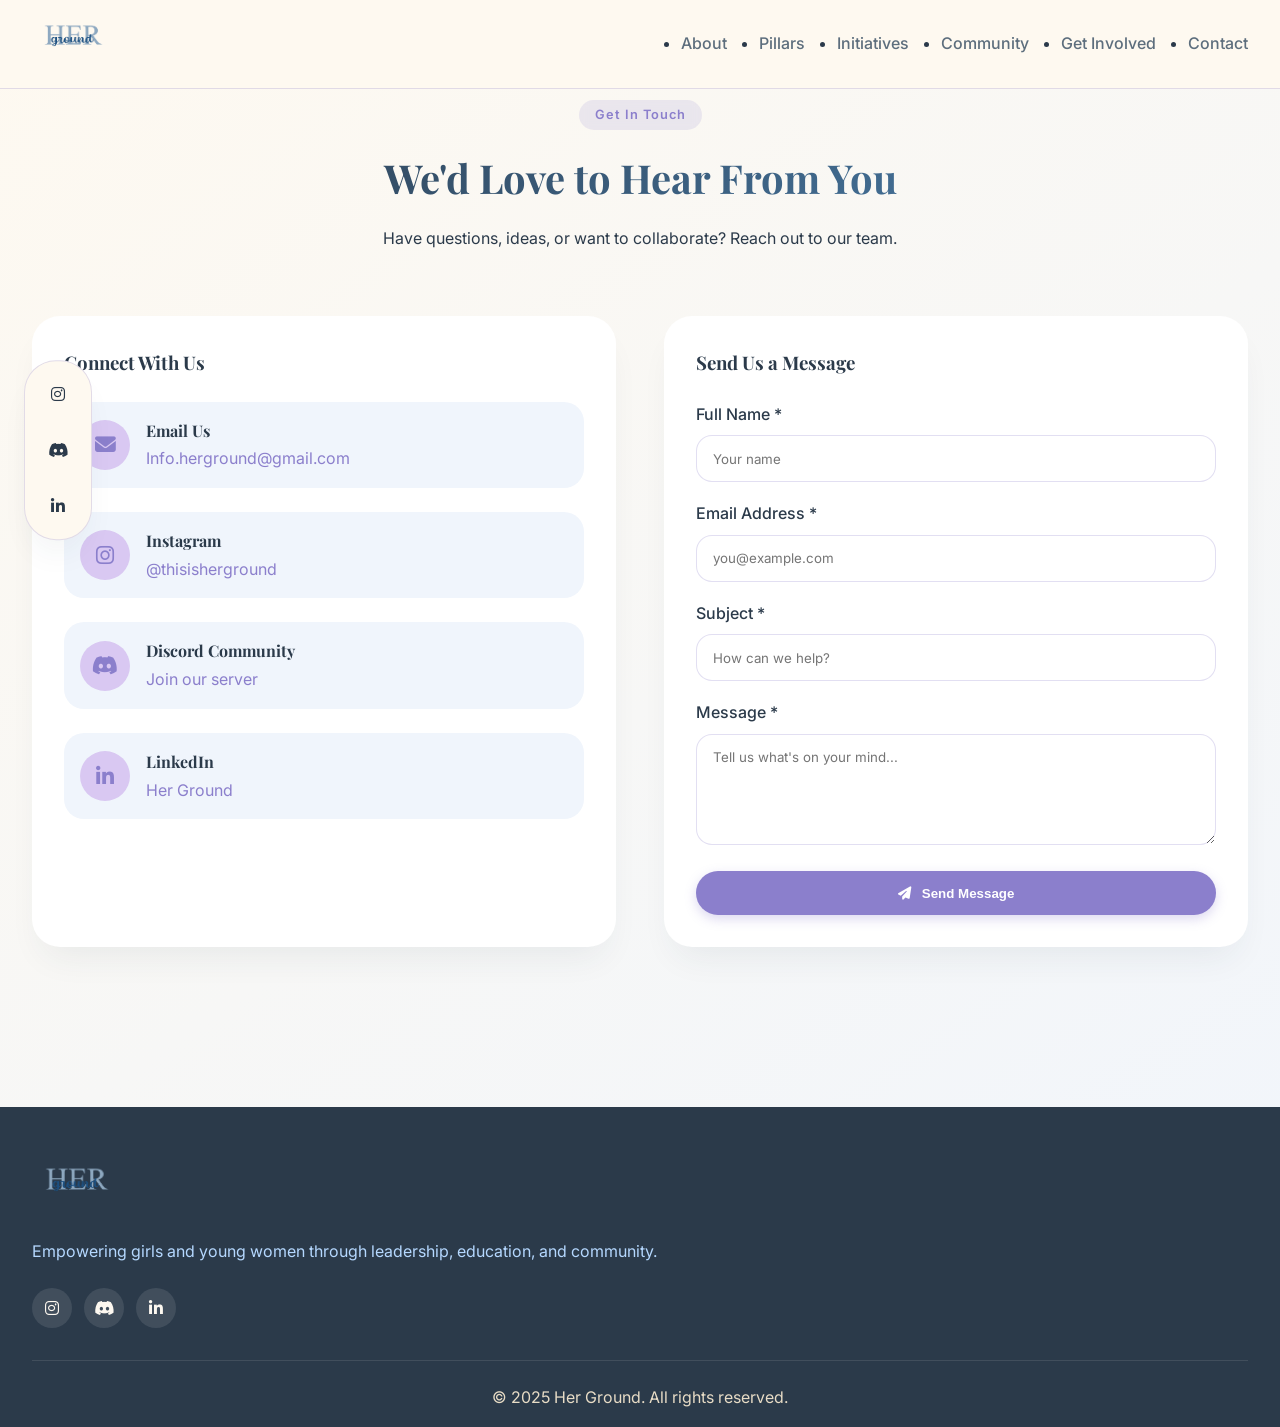
<file: contact.html>
<!DOCTYPE html>
<html lang="en">
<head>
    <meta charset="UTF-8">
    <meta name="viewport" content="width=device-width, initial-scale=1.0">
    <title>Contact Us | Her Ground</title>
    <meta name="description" content="Get in touch with Her Ground - we'd love to hear from you!">
    
    <!-- CSS -->
    <link rel="stylesheet" href="https://cdnjs.cloudflare.com/ajax/libs/font-awesome/6.4.0/css/all.min.css">
    <link rel="preconnect" href="https://fonts.googleapis.com">
    <link rel="preconnect" href="https://fonts.gstatic.com" crossorigin>
    <link href="https://fonts.googleapis.com/css2?family=Inter:wght@300;400;500;600;700&family=Playfair+Display:wght@400;500;600;700;800&display=swap" rel="stylesheet">
    <link rel="stylesheet" href="style.css">
    
    <style>
        /* Success/Error message styles */
        .form-success {
            background-color: #4CAF50;
            color: white;
            padding: 15px 20px;
            border-radius: 8px;
            margin-bottom: 20px;
            display: none;
            font-weight: 500;
        }
        
        .form-error {
            background-color: #f44336;
            color: white;
            padding: 15px 20px;
            border-radius: 8px;
            margin-bottom: 20px;
            display: none;
            font-weight: 500;
        }
        
        .form-success.show, .form-error.show {
            display: block;
            animation: fadeIn 0.5s ease;
        }
        
        @keyframes fadeIn {
            from { opacity: 0; transform: translateY(-10px); }
            to { opacity: 1; transform: translateY(0); }
        }
        
        .btn-primary:disabled {
            opacity: 0.7;
            cursor: not-allowed;
        }
        
        .loading-spinner {
            display: inline-block;
            width: 16px;
            height: 16px;
            border: 2px solid white;
            border-radius: 50%;
            border-top-color: transparent;
            animation: spin 0.6s linear infinite;
            margin-right: 8px;
        }
        
        @keyframes spin {
            to { transform: rotate(360deg); }
        }
    </style>
</head>
<body>

<div class="social-bar">
    <a href="https://instagram.com/thisisherground" class="social-icon" target="_blank"><i class="fab fa-instagram"></i></a>
    <a href="https://discord.gg/mqjYGmQNRm" class="social-icon" target="_blank"><i class="fab fa-discord"></i></a>
    <a href="https://www.linkedin.com/company/her-ground/posts/?feedView=all" class="social-icon" target="_blank"><i class="fab fa-linkedin-in"></i></a>
</div>

<nav class="navbar">
    <div class="nav-container">
        <a href="index.html" class="logo">
            <img src="Her groung LG png.png" alt="Logo" class="logo-img" onerror="this.src='https://placehold.co/100x100?text=HG'">
        </a>
        <button class="menu-toggle" id="menuToggle"><i class="fas fa-bars"></i></button>
        <ul class="nav-links" id="navLinks">
            <li><a href="index.html#about" class="nav-link">About</a></li>
            <li><a href="index.html#pillars" class="nav-link">Pillars</a></li>
            <li><a href="index.html#initiatives" class="nav-link">Initiatives</a></li>
            <li><a href="index.html#community" class="nav-link">Community</a></li>
            <li><a href="index.html#get-involved" class="nav-link">Get Involved</a></li>
            <li><a href="contact.html" class="nav-link">Contact</a></li>
        </ul>
    </div>
</nav>

<section class="contact-page">
    <div class="container">
        <div class="section-header">
            <span class="section-label">Get In Touch</span>
            <h2 class="section-title">We'd Love to Hear From You</h2>
            <p style="max-width: 600px; margin: 0 auto;">Have questions, ideas, or want to collaborate? Reach out to our team.</p>
        </div>

        <div class="contact-grid">
            <div class="contact-info-card">
                <h3 style="margin-bottom: 1.5rem;">Connect With Us</h3>
                <div class="contact-info-item">
                    <div class="contact-icon"><i class="fas fa-envelope"></i></div>
                    <div>
                        <h4 style="margin-bottom: 0.2rem;">Email Us</h4>
                        <a href="mailto:Info.herground@gmail.com" style="color: var(--primary); text-decoration: none;">Info.herground@gmail.com</a>
                    </div>
                </div>
                <div class="contact-info-item">
                    <div class="contact-icon"><i class="fab fa-instagram"></i></div>
                    <div>
                        <h4 style="margin-bottom: 0.2rem;">Instagram</h4>
                        <a href="https://instagram.com/thisisherground" target="_blank" style="color: var(--primary); text-decoration: none;">@thisisherground</a>
                    </div>
                </div>
                <div class="contact-info-item">
                    <div class="contact-icon"><i class="fab fa-discord"></i></div>
                    <div>
                        <h4 style="margin-bottom: 0.2rem;">Discord Community</h4>
                        <a href="https://discord.gg/mqjYGmQNRm" target="_blank" style="color: var(--primary); text-decoration: none;">Join our server</a>
                    </div>
                </div>
                <div class="contact-info-item">
                    <div class="contact-icon"><i class="fab fa-linkedin-in"></i></div>
                    <div>
                        <h4 style="margin-bottom: 0.2rem;">LinkedIn</h4>
                        <a href="https://linkedin.com/company/herground" target="_blank" style="color: var(--primary); text-decoration: none;">Her Ground</a>
                    </div>
                </div>
            </div>

            <div class="contact-form-card">
                <h3 style="margin-bottom: 1.5rem;">Send Us a Message</h3>
                
                <!-- Success/Error Messages -->
                <div id="successMessage" class="form-success">
                    <i class="fas fa-check-circle" style="margin-right: 10px;"></i>
                    Thank you! Your message has been sent successfully. We'll get back to you soon!
                </div>
                <div id="errorMessage" class="form-error">
                    <i class="fas fa-exclamation-circle" style="margin-right: 10px;"></i>
                    Oops! Something went wrong. Please try again or email us directly at Info.herground@gmail.com
                </div>
                
                <!-- Form with FormSubmit.co integration -->
                <form id="contactForm" action="https://formsubmit.co/Info.herground@gmail.com" method="POST">
                    <!-- FormSubmit.co configuration -->
                    <input type="hidden" name="_subject" value="📬 New Contact Form Submission from Her Ground Website">
                    <input type="hidden" name="_captcha" value="false">
                    <input type="hidden" name="_template" value="table">
                    <input type="hidden" name="_autoresponse" value="Thank you for contacting Her Ground! We've received your message and will respond within 24-48 hours. Best regards, The Her Ground Team">
                    
                    <!-- Redirect to same page with success parameter -->
                    <input type="hidden" name="_next" value="https://yourwebsite.com/contact.html?success=true">
                    
                    <div class="form-group">
                        <label for="name">Full Name *</label>
                        <input type="text" id="name" name="name" required placeholder="Your name">
                    </div>
                    
                    <div class="form-group">
                        <label for="email">Email Address *</label>
                        <input type="email" id="email" name="email" required placeholder="you@example.com">
                    </div>
                    
                    <div class="form-group">
                        <label for="subject">Subject *</label>
                        <input type="text" id="subject" name="subject" required placeholder="How can we help?">
                    </div>
                    
                    <div class="form-group">
                        <label for="message">Message *</label>
                        <textarea id="message" name="message" rows="5" required placeholder="Tell us what's on your mind..."></textarea>
                    </div>
                    
                    <button type="submit" class="btn-primary" id="submitBtn" style="width: 100%; justify-content: center;">
                        <i class="fas fa-paper-plane"></i> Send Message
                    </button>
                </form>
            </div>
        </div>
    </div>
</section>

<footer class="footer">
    <div class="container">
        <div style="display: flex; flex-wrap: wrap; justify-content: space-between; gap: 2rem;">
            <div>
                <img src="Her groung LG png.png" alt="logo" style="height: 60px;" onerror="this.style.display='none'">
                <p class="footer-tagline" style="margin-top: 1rem;">Empowering girls and young women through leadership, education, and community.</p>
                <div class="footer-social" style="margin-top: 1.5rem;">
                    <a href="https://instagram.com/thisisherground" class="social-link"><i class="fab fa-instagram"></i></a>
                    <a href="https://discord.gg/mqjYGmQNRm" class="social-link"><i class="fab fa-discord"></i></a>
                    <a href="https://linkedin.com/company/herground" class="social-link"><i class="fab fa-linkedin-in"></i></a>
                </div>
            </div>
        </div>
        <div class="footer-bottom" style="border-top: 1px solid rgba(255,255,255,0.1); margin-top: 2rem; padding-top: 1.5rem; text-align: center;">
            <p class="copyright">&copy; 2025 Her Ground. All rights reserved.</p>
        </div>
    </div>
</footer>

<script>
    // Mobile menu toggle
    const menuToggle = document.getElementById('menuToggle');
    const navLinks = document.getElementById('navLinks');
    
    if (menuToggle) {
        menuToggle.addEventListener('click', () => {
            navLinks.classList.toggle('active');
        });
    }
    
    // Form submission handling with loading state
    const form = document.getElementById('contactForm');
    const submitBtn = document.getElementById('submitBtn');
    const successMsg = document.getElementById('successMessage');
    const errorMsg = document.getElementById('errorMessage');
    
    if (form) {
        form.addEventListener('submit', function(e) {
            // Don't prevent default - let FormSubmit.co handle it
            // But show loading state
            const originalBtnText = submitBtn.innerHTML;
            submitBtn.innerHTML = '<span class="loading-spinner"></span> Sending...';
            submitBtn.disabled = true;
            
            // Check for URL success parameter on page load
            setTimeout(() => {
                // Re-enable after 3 seconds (form will redirect)
                submitBtn.innerHTML = originalBtnText;
                submitBtn.disabled = false;
            }, 3000);
        });
    }
    
    // Check URL for success parameter when page loads
    window.addEventListener('DOMContentLoaded', function() {
        const urlParams = new URLSearchParams(window.location.search);
        if (urlParams.get('success') === 'true') {
            successMsg.classList.add('show');
            // Remove success parameter from URL without refreshing
            window.history.replaceState({}, document.title, window.location.pathname);
            // Hide success message after 5 seconds
            setTimeout(() => {
                successMsg.classList.remove('show');
            }, 5000);
        }
    });
</script>

</body>
</html>
</file>
<file: style.css>
/* ===== REFINED COLOR PALETTE (Blue Focus with Specified Colors) ===== */
:root {
    /* Specified Brand Colors */
    --dusty-lavender: #B8A9D9;
    --periwinkle-purple: #8B7FCC;
    --soft-blush: #F4C2C2;
    --baby-pink: #FFD1DC;
    --sand-beige: #E8DCC6;
    --off-white-pearl: #FEF9F0;
    --deep-slate: #2B3A4A;        /* Deep Slate Blue */
    --powder-blue: #B5D8FF;
    --soft-lilac: #D9C8F2;
    
    /* Keeping warm accent colors for contrast */
    --mustard-gold: #D4A373;
    --terracotta-clay: #C9826C;
    --warm-ivory: #FDF8F0;
    
    /* Extended Blue Accents for stronger blue presence */
    --ocean-blue: #4A7FAD;
    --sky-blue: #7BA8C9;
    --deep-blue: #2C5282;
    --ice-blue: #D6E8F7;
    --slate-blue: #5B7B9A;
    
    /* Functional Roles */
    --primary: var(--periwinkle-purple);
    --primary-dark: #6E62B3;
    --primary-light: #A69BDE;
    --secondary-blue: var(--powder-blue);
    --secondary-blue-dark: #8BB8E8;
    --accent: var(--mustard-gold);
    --accent-light: #E2B88A;
    --accent-rgb: 212, 163, 115;
    
    --discord: #5865F2;
    --instagram: #E4405F;
    --linkedin: #0A66C2;
    
    --text-primary: var(--deep-slate);
    --text-secondary: #5D6E7D;
    --text-tertiary: #8A9AAB;
    --text-blue-accent: #3A6B8C;
    
    --bg-primary: var(--off-white-pearl);
    --bg-secondary: #F0F5FC;       /* Blue-tinted light background */
    --bg-tertiary: #E8EDF5;        /* Softer blue-gray */
    --bg-soft: var(--soft-lilac);
    --bg-powder: var(--powder-blue);
    
    --border-color: rgba(139, 127, 204, 0.25);
    --border-light: var(--sand-beige);
    --border-blue: rgba(75, 127, 170, 0.2);
    
    --card-shadow: 0 20px 35px -12px rgba(43, 58, 74, 0.08);
    --hover-shadow: 0 25px 40px -14px rgba(44, 82, 130, 0.15);
    --shadow-blue: 0 8px 20px rgba(75, 127, 170, 0.12);
    
    --font-sans: 'Inter', -apple-system, BlinkMacSystemFont, sans-serif;
    --font-serif: 'Playfair Display', Georgia, serif;
    
    --space-xs: 0.5rem;
    --space-sm: 1rem;
    --space-md: 1.5rem;
    --space-lg: 2rem;
    --space-xl: 3rem;
    --space-2xl: 4rem;
    
    --radius-sm: 0.25rem;
    --radius-md: 0.5rem;
    --radius-lg: 0.75rem;
    --radius-xl: 1rem;
}

* {
    margin: 0;
    padding: 0;
    box-sizing: border-box;
}

body {
    font-family: var(--font-sans);
    background: linear-gradient(145deg, var(--off-white-pearl) 0%, var(--bg-secondary) 100%);
    color: var(--text-primary);
    line-height: 1.6;
}

.container {
    max-width: 1280px;
    margin: 0 auto;
    padding: 0 var(--space-lg);
}

section {
    padding: var(--space-2xl) 0;
}

h1, h2, h3, h4 {
    font-family: var(--font-serif);
    font-weight: 700;
    color: var(--deep-slate);
}

.section-header {
    text-align: center;
    margin-bottom: var(--space-2xl);
}

.section-label {
    display: inline-block;
    background: rgba(139, 127, 204, 0.15);
    color: var(--periwinkle-purple);
    padding: 0.3rem 1rem;
    border-radius: 40px;
    font-size: 0.8rem;
    font-weight: 600;
    letter-spacing: 1px;
    margin-bottom: var(--space-sm);
    backdrop-filter: blur(4px);
}

.section-title {
    font-size: 2.5rem;
    margin-bottom: var(--space-sm);
    background: linear-gradient(135deg, var(--deep-slate), var(--ocean-blue));
    -webkit-background-clip: text;
    background-clip: text;
    color: transparent;
}

/* Navbar */
.navbar {
    position: fixed;
    top: 0;
    width: 100%;
    background: rgba(254, 249, 240, 0.95);
    backdrop-filter: blur(12px);
    border-bottom: 1px solid var(--border-color);
    z-index: 1000;
    padding: 0.8rem 0;
}

.nav-container {
    display: flex;
    justify-content: space-between;
    align-items: center;
    max-width: 1280px;
    margin: 0 auto;
    padding: 0 var(--space-lg);
}

.logo-img {
    height: 55px;
    width: auto;
}

.nav-links {
    display: flex;
    gap: 2rem;
    align-items: center;
}

.nav-link {
    font-weight: 500;
    color: var(--text-secondary);
    transition: 0.2s;
    text-decoration: none;
}

.nav-link:hover {
    color: var(--periwinkle-purple);
}

.menu-toggle {
    display: none;
    background: none;
    border: none;
    font-size: 1.5rem;
    color: var(--deep-slate);
    cursor: pointer;
}

/* Hero Section - Blue-forward with Powder Blue */
.hero {
    min-height: 90vh;
    display: flex;
    align-items: center;
    position: relative;
    background: radial-gradient(circle at 10% 30%, var(--powder-blue) 0%, var(--baby-pink) 40%, var(--warm-ivory) 80%);
    overflow: hidden;
}

.hero-content {
    text-align: center;
    max-width: 800px;
    margin: 0 auto;
    position: relative;
    z-index: 2;
}

.hero-title {
    font-size: 3.3rem;
    margin-bottom: 1rem;
    line-height: 1.2;
}

.hero-highlight {
    background: linear-gradient(120deg, var(--ocean-blue), var(--periwinkle-purple));
    -webkit-background-clip: text;
    background-clip: text;
    color: transparent;
}

.btn-primary {
    background: var(--primary);
    color: white;
    padding: 0.9rem 2rem;
    border-radius: 50px;
    font-weight: 600;
    display: inline-flex;
    align-items: center;
    gap: 0.7rem;
    transition: all 0.3s;
    border: none;
    cursor: pointer;
    box-shadow: 0 4px 12px rgba(139, 127, 204, 0.3);
    text-decoration: none;
}

.btn-primary:hover {
    background: var(--primary-dark);
    transform: translateY(-3px);
    box-shadow: 0 12px 20px rgba(139, 127, 204, 0.35);
}

/* Social Bar */
.social-bar {
    position: fixed;
    left: 1.5rem;
    top: 50%;
    transform: translateY(-50%);
    display: flex;
    flex-direction: column;
    gap: 1rem;
    z-index: 999;
    background: var(--off-white-pearl);
    padding: 0.8rem;
    border-radius: 2rem;
    box-shadow: var(--card-shadow);
    border: 1px solid var(--border-color);
}

.social-icon {
    width: 40px;
    height: 40px;
    display: flex;
    align-items: center;
    justify-content: center;
    border-radius: 50%;
    color: var(--deep-slate);
    transition: 0.2s;
    text-decoration: none;
}

.social-icon:hover {
    background: var(--soft-lilac);
    color: var(--periwinkle-purple);
    transform: scale(1.1);
}

/* About Grid */
.about-content {
    display: grid;
    grid-template-columns: 1fr 1fr;
    gap: 3rem;
    align-items: center;
}

.about-card {
    background: white;
    padding: 1.5rem;
    border-radius: 24px;
    box-shadow: var(--card-shadow);
    border-left: 6px solid var(--ocean-blue);
    transition: all 0.2s;
}

.about-card:hover {
    transform: translateX(4px);
    box-shadow: var(--shadow-blue);
}

.about-card-icon {
    background: var(--soft-lilac);
    width: 50px;
    height: 50px;
    border-radius: 30px;
    display: flex;
    align-items: center;
    justify-content: center;
    color: var(--periwinkle-purple);
    font-size: 1.4rem;
    margin-bottom: 1rem;
}

/* Pillars with balanced blue accents */
.pillars-grid {
    display: flex;
    justify-content: center;
    gap: 2rem;
    flex-wrap: wrap;
}

.pillar-card {
    background: white;
    border-radius: 28px;
    padding: 1.8rem 1.5rem;
    text-align: center;
    width: 280px;
    transition: all 0.25s;
    box-shadow: var(--card-shadow);
    border: 1px solid rgba(139, 127, 204, 0.25);
}

.pillar-card:hover {
    transform: translateY(-8px);
    box-shadow: var(--hover-shadow);
    border-color: var(--powder-blue);
}

.pillar-icon {
    background: linear-gradient(145deg, var(--powder-blue), var(--soft-lilac));
    width: 80px;
    height: 80px;
    margin: 0 auto 1.2rem;
    border-radius: 60px;
    display: flex;
    align-items: center;
    justify-content: center;
    font-size: 2.2rem;
    color: var(--ocean-blue);
}

/* Initiatives */
.initiatives-grid {
    display: grid;
    grid-template-columns: repeat(auto-fit, minmax(320px, 1fr));
    gap: 2rem;
}

.initiative-card {
    background: white;
    border-radius: 28px;
    overflow: hidden;
    transition: 0.25s;
    box-shadow: var(--card-shadow);
}

.initiative-card:hover {
    transform: translateY(-6px);
    box-shadow: var(--shadow-blue);
}

.initiative-visual {
    height: 200px;
    background: var(--dusty-lavender);
    position: relative;
}

.initiative-visual img {
    width: 100%;
    height: 100%;
    object-fit: cover;
}

.initiative-badge {
    position: absolute;
    top: 1rem;
    left: 1rem;
    background: var(--powder-blue);
    color: var(--deep-slate);
    padding: 0.2rem 1rem;
    border-radius: 40px;
    font-weight: 600;
    font-size: 0.7rem;
}

.initiative-content {
    padding: 1.8rem;
}

.initiative-link {
    color: var(--primary);
    font-weight: 600;
    display: inline-flex;
    align-items: center;
    gap: 0.5rem;
    text-decoration: none;
}

.initiative-link:hover {
    color: var(--ocean-blue);
    gap: 0.8rem;
}

/* involvement grid */
.involvement-grid {
    display: grid;
    grid-template-columns: repeat(auto-fit, minmax(280px, 1fr));
    gap: 2rem;
}

.involvement-card {
    background: white;
    border-radius: 28px;
    overflow: hidden;
    transition: 0.2s;
    box-shadow: var(--card-shadow);
}

.involvement-card:hover {
    transform: translateY(-4px);
    box-shadow: var(--shadow-blue);
}

.involvement-visual {
    height: 160px;
}

.involvement-visual img {
    width: 100%;
    height: 100%;
    object-fit: cover;
}

.involvement-content {
    padding: 1.5rem;
}

.involvement-icon {
    background: var(--powder-blue);
    width: 55px;
    height: 55px;
    border-radius: 30px;
    display: flex;
    align-items: center;
    justify-content: center;
    color: var(--ocean-blue);
    font-size: 1.4rem;
    margin-bottom: 1rem;
}

.involvement-link {
    color: var(--primary);
    font-weight: 600;
    text-decoration: none;
}

.involvement-link:hover {
    color: var(--ocean-blue);
}

/* Community cards */
.community-grid {
    display: grid;
    grid-template-columns: repeat(auto-fit, minmax(300px, 1fr));
    gap: 2rem;
}

.community-card {
    background: white;
    border-radius: 28px;
    padding: 1.8rem;
    box-shadow: var(--card-shadow);
    transition: 0.2s;
}

.community-card:hover {
    transform: translateY(-4px);
    box-shadow: var(--shadow-blue);
}

.community-icon {
    width: 70px;
    height: 70px;
    border-radius: 30px;
    display: flex;
    align-items: center;
    justify-content: center;
    font-size: 2rem;
    margin-bottom: 1rem;
}

.discord-card .community-icon {
    background: #5865F2;
    color: white;
}

.instagram-card .community-icon {
    background: linear-gradient(45deg, #F58529, #DD2A7B, #8134AF);
    color: white;
}

.instagram-feed {
    display: flex;
    gap: 0.5rem;
    margin: 1rem 0;
}

.instagram-post {
    width: 70px;
    height: 70px;
    border-radius: 20px;
    overflow: hidden;
}

.instagram-post img {
    width: 100%;
    height: 100%;
    object-fit: cover;
}

.btn-discord, .btn-instagram {
    display: inline-block;
    margin-top: 1rem;
    padding: 0.6rem 1.2rem;
    border-radius: 40px;
    color: white;
    font-weight: 600;
    text-align: center;
    text-decoration: none;
    transition: transform 0.2s, opacity 0.2s;
}

.btn-discord:hover, .btn-instagram:hover {
    transform: scale(1.02);
    opacity: 0.95;
}

.btn-discord { background: #5865F2; }
.btn-instagram { background: linear-gradient(45deg, #F58529, #DD2A7B); }

/* footer */
.footer {
    background: var(--deep-slate);
    color: var(--sand-beige);
    padding: 3rem 0 1rem;
    margin-top: 3rem;
}

.footer-tagline {
    color: var(--powder-blue);
}

.footer-social .social-link {
    color: var(--warm-ivory);
    background: rgba(255,255,255,0.1);
    width: 40px;
    height: 40px;
    display: inline-flex;
    align-items: center;
    justify-content: center;
    border-radius: 50%;
    margin-right: 0.5rem;
    text-decoration: none;
    transition: 0.2s;
}

.footer-social .social-link:hover {
    background: var(--periwinkle-purple);
    color: var(--deep-slate);
}

.contact-cta {
    background: linear-gradient(145deg, var(--bg-secondary), var(--bg-powder));
    padding: 2rem;
    border-radius: 2rem;
    text-align: center;
    margin-top: 2rem;
    border: 1px solid var(--border-blue);
}

/* Contact Page Specific Styles */
.contact-page {
    padding-top: 100px;
}

.contact-grid {
    display: grid;
    grid-template-columns: 1fr 1fr;
    gap: 3rem;
    margin-bottom: 3rem;
}

.contact-info-card {
    background: white;
    border-radius: 28px;
    padding: 2rem;
    box-shadow: var(--card-shadow);
}

.contact-info-item {
    display: flex;
    align-items: center;
    gap: 1rem;
    margin-bottom: 1.5rem;
    padding: 1rem;
    border-radius: 20px;
    background: var(--bg-secondary);
    transition: 0.2s;
}

.contact-info-item:hover {
    background: var(--bg-powder);
    transform: translateX(4px);
}

.contact-icon {
    width: 50px;
    height: 50px;
    background: var(--soft-lilac);
    border-radius: 30px;
    display: flex;
    align-items: center;
    justify-content: center;
    color: var(--periwinkle-purple);
    font-size: 1.3rem;
}

.contact-form-card {
    background: white;
    border-radius: 28px;
    padding: 2rem;
    box-shadow: var(--card-shadow);
}

.form-group {
    margin-bottom: 1.2rem;
}

.form-group label {
    display: block;
    margin-bottom: 0.5rem;
    font-weight: 500;
    color: var(--text-primary);
}

.form-group input,
.form-group textarea {
    width: 100%;
    padding: 0.9rem 1rem;
    border: 1px solid var(--border-color);
    border-radius: 16px;
    font-family: var(--font-sans);
    transition: 0.2s;
}

.form-group input:focus,
.form-group textarea:focus {
    outline: none;
    border-color: var(--periwinkle-purple);
    box-shadow: 0 0 0 3px rgba(139, 127, 204, 0.1);
}

/* Responsive */
@media (max-width: 992px) {
    .social-bar { display: none; }
    .about-content { grid-template-columns: 1fr; }
    .contact-grid { grid-template-columns: 1fr; }
}

@media (max-width: 768px) {
    .menu-toggle { display: block; }
    .nav-links {
        position: fixed;
        top: 70px;
        left: 0;
        right: 0;
        background: var(--off-white-pearl);
        flex-direction: column;
        padding: 2rem;
        gap: 1.5rem;
        display: none;
        border-bottom: 1px solid var(--border-color);
    }
    .nav-links.active { display: flex; }
    .hero-title { font-size: 2.2rem; }
    .section-title { font-size: 1.8rem; }
}

.scroll-top-btn {
    position: fixed;
    bottom: 20px;
    right: 20px;
    background: var(--ocean-blue);
    border: none;
    width: 48px;
    height: 48px;
    border-radius: 50%;
    cursor: pointer;
    color: white;
    box-shadow: 0 4px 12px rgba(0,0,0,0.15);
    z-index: 999;
    transition: 0.2s;
}

.scroll-top-btn:hover {
    background: var(--deep-blue);
    transform: translateY(-3px);
}
</file>
